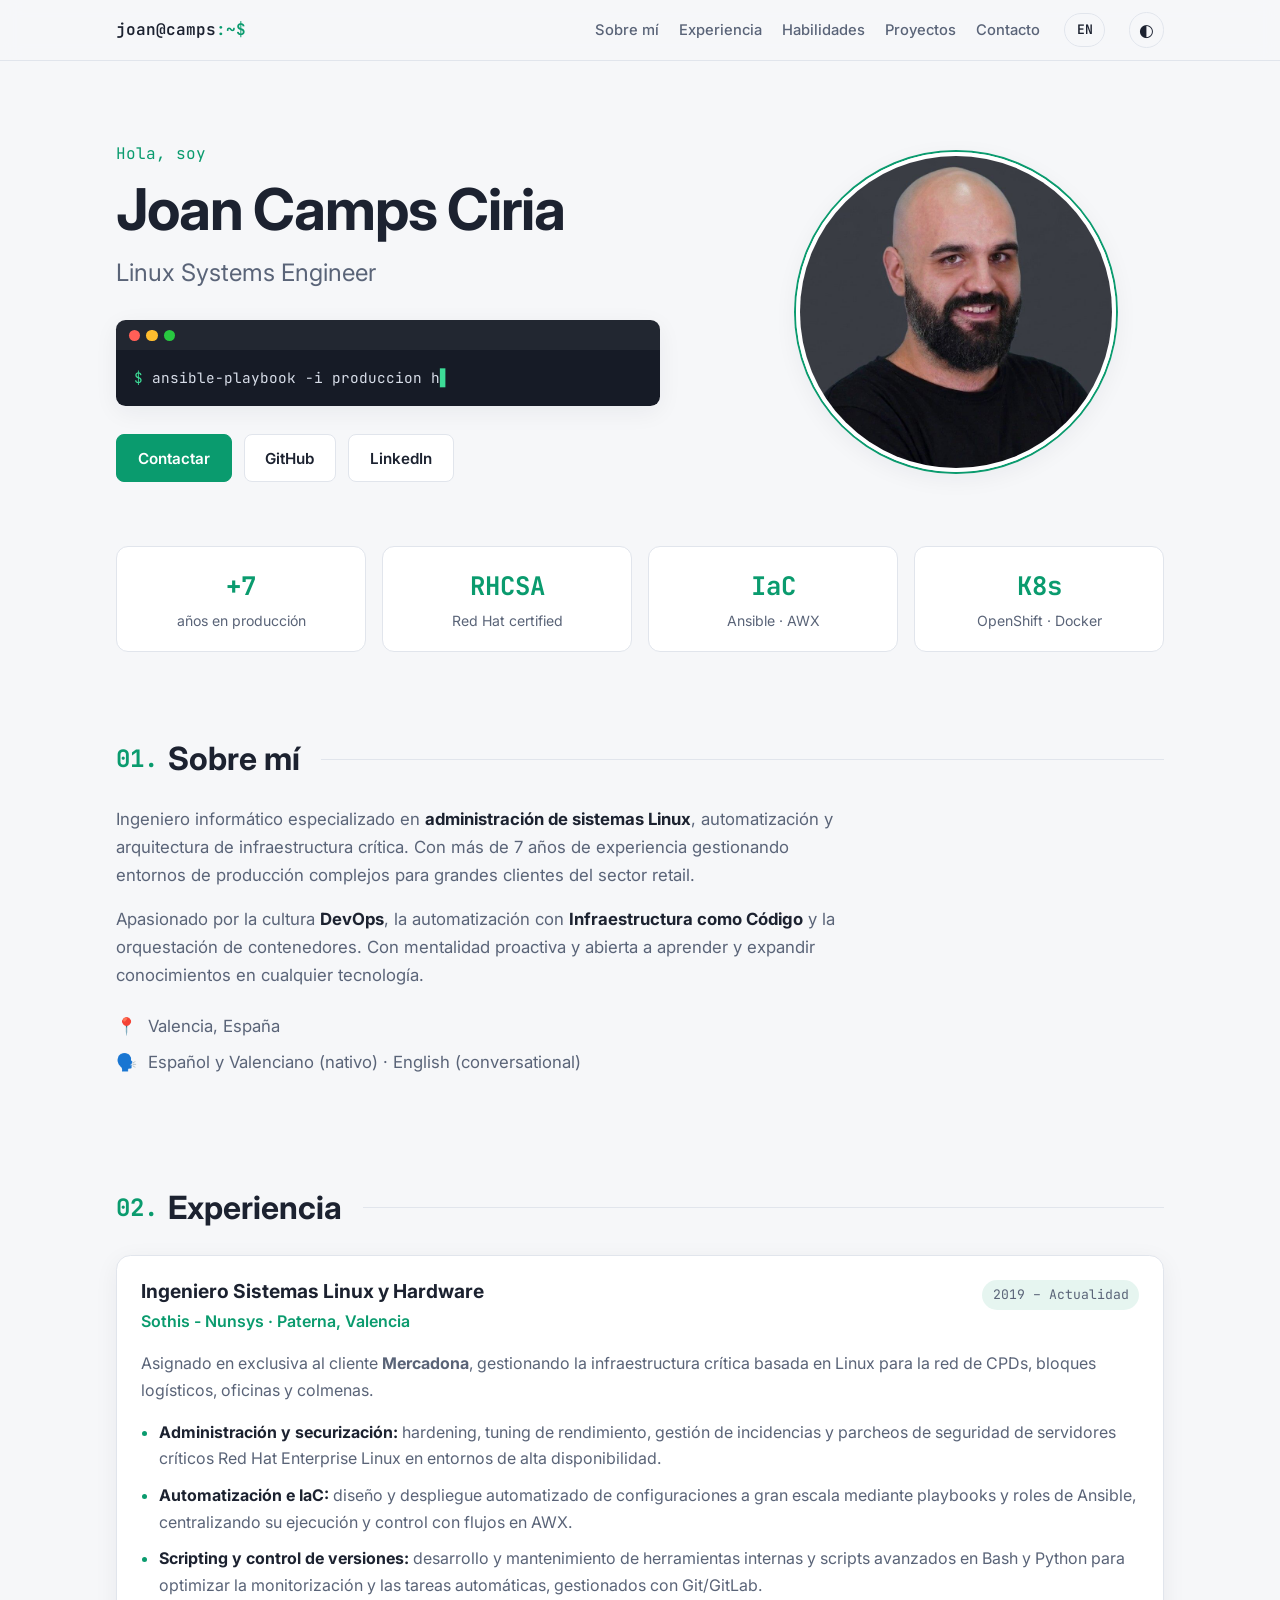
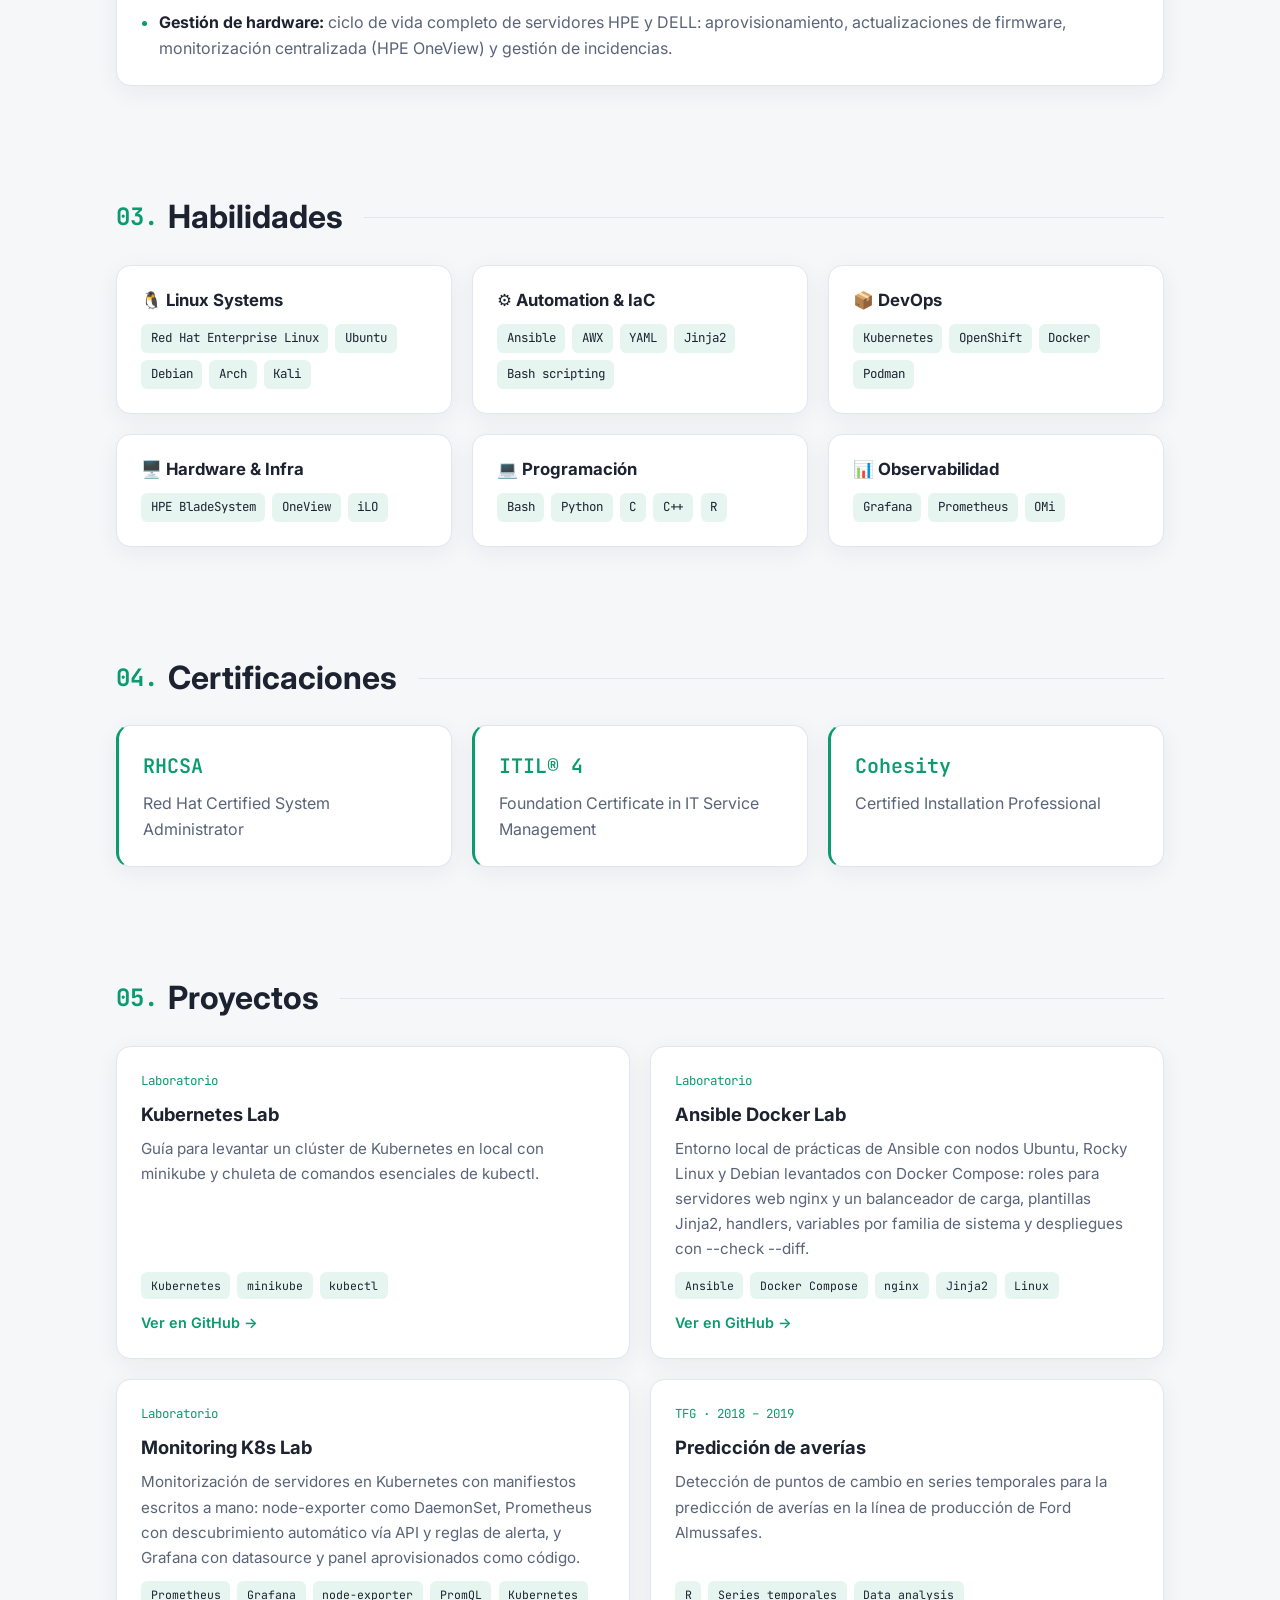
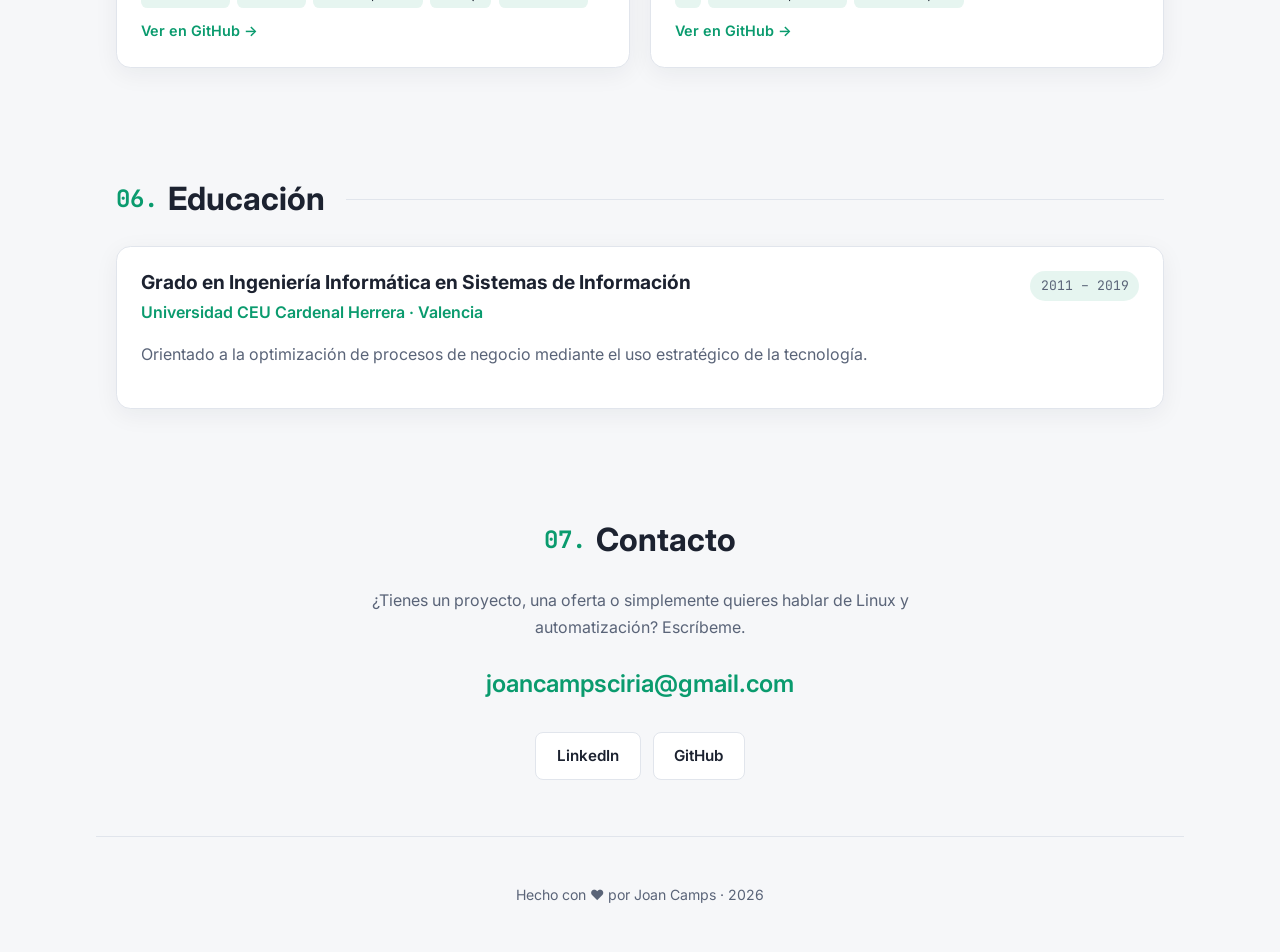
<file: index.html>
<!doctype html>
<html lang="es">
<head>
  <meta charset="utf-8">
  <meta name="viewport" content="width=device-width, initial-scale=1">
  <title>Joan Camps Ciria · Linux Systems Engineer</title>
  <meta name="description" content="Portfolio de Joan Camps Ciria, ingeniero de sistemas Linux especializado en automatización, IaC y contenedores.">
  <link rel="preconnect" href="https://fonts.googleapis.com">
  <link rel="preconnect" href="https://fonts.gstatic.com" crossorigin>
  <link href="https://fonts.googleapis.com/css2?family=Inter:wght@400;500;600;700&family=JetBrains+Mono:wght@400;600&display=swap" rel="stylesheet">
  <link rel="icon" href="favicon.svg" type="image/svg+xml">
  <link rel="alternate" hreflang="es" href="https://joan-camps-ciria.github.io/">
  <link rel="alternate" hreflang="en" href="https://joan-camps-ciria.github.io/en/">
  <link rel="stylesheet" href="style.css?v=3">
  <script>
    // Aplica el tema guardado antes de pintar, para evitar parpadeos
    try {
      const tema = localStorage.getItem("tema");
      if (tema) document.documentElement.dataset.theme = tema;
    } catch (e) {}
  </script>
</head>
<body>

<header class="nav">
  <div class="contenedor nav__fila">
    <a href="#inicio" class="nav__logo">joan@camps<span class="acento">:~$</span></a>
    <nav class="nav__enlaces" aria-label="Secciones">
      <a href="#sobre-mi">Sobre mí</a>
      <a href="#experiencia">Experiencia</a>
      <a href="#habilidades">Habilidades</a>
      <a href="#proyectos">Proyectos</a>
      <a href="#contacto">Contacto</a>
    </nav>
    <a class="nav__idioma" href="en/" hreflang="en" lang="en" title="English version">EN</a>
    <button class="nav__tema" id="boton-tema" type="button" aria-label="Cambiar tema claro/oscuro">◐</button>
  </div>
</header>

<main>

  <!-- INICIO -->
  <section id="inicio" class="hero contenedor">
    <div class="hero__texto">
      <p class="etiqueta">Hola, soy</p>
      <h1>Joan Camps Ciria</h1>
      <p class="hero__rol">Linux Systems Engineer</p>
      <div class="terminal" aria-label="Terminal decorativa">
        <div class="terminal__barra"><span></span><span></span><span></span></div>
        <pre class="terminal__cuerpo"><span class="prompt">$</span> <span id="escribiendo"></span><span class="cursor">▋</span></pre>
      </div>
      <div class="hero__botones">
        <a class="boton boton--principal" href="#contacto">Contactar</a>
        <a class="boton" href="https://github.com/joan-camps-ciria" target="_blank" rel="noopener">GitHub</a>
        <a class="boton" href="https://www.linkedin.com/in/joan-camps-ciria/" target="_blank" rel="noopener">LinkedIn</a>
      </div>
    </div>
    <div class="hero__foto">
      <img src="img/foto.jpg" alt="Foto de Joan Camps Ciria" width="320" height="320">
    </div>
  </section>

  <section class="cifras contenedor" aria-label="Datos destacados">
    <div class="cifra"><strong>+7</strong><span>años en producción</span></div>
    <div class="cifra"><strong>RHCSA</strong><span>Red Hat certified</span></div>
    <div class="cifra"><strong>IaC</strong><span>Ansible · AWX</span></div>
    <div class="cifra"><strong>K8s</strong><span>OpenShift · Docker</span></div>
  </section>

  <!-- SOBRE MÍ -->
  <section id="sobre-mi" class="seccion contenedor">
    <h2><span class="acento">01.</span> Sobre mí</h2>
    <div class="sobre">
      <p>Ingeniero informático especializado en <strong>administración de sistemas Linux</strong>, automatización y arquitectura de infraestructura crítica. Con más de 7 años de experiencia gestionando entornos de producción complejos para grandes clientes del sector retail.</p>
      <p>Apasionado por la cultura <strong>DevOps</strong>, la automatización con <strong>Infraestructura como Código</strong> y la orquestación de contenedores. Con mentalidad proactiva y abierta a aprender y expandir conocimientos en cualquier tecnología.</p>
      <ul class="datos">
        <li><span>📍</span> Valencia, España</li>
        <li><span>🗣️</span> Español y Valenciano (nativo) · English (conversational)</li>
      </ul>
    </div>
  </section>

  <!-- EXPERIENCIA -->
  <section id="experiencia" class="seccion contenedor">
    <h2><span class="acento">02.</span> Experiencia</h2>
    <article class="tarjeta experiencia">
      <header class="experiencia__cabecera">
        <div>
          <h3>Ingeniero Sistemas Linux y Hardware</h3>
          <p class="experiencia__empresa">Sothis - Nunsys · Paterna, Valencia</p>
        </div>
        <span class="fecha">2019 – Actualidad</span>
      </header>
      <p class="experiencia__resumen">Asignado en exclusiva al cliente <strong>Mercadona</strong>, gestionando la infraestructura crítica basada en Linux para la red de CPDs, bloques logísticos, oficinas y colmenas.</p>
      <ul class="logros">
        <li><strong>Administración y securización:</strong> hardening, tuning de rendimiento, gestión de incidencias y parcheos de seguridad de servidores críticos Red Hat Enterprise Linux en entornos de alta disponibilidad.</li>
        <li><strong>Automatización e IaC:</strong> diseño y despliegue automatizado de configuraciones a gran escala mediante playbooks y roles de Ansible, centralizando su ejecución y control con flujos en AWX.</li>
        <li><strong>Scripting y control de versiones:</strong> desarrollo y mantenimiento de herramientas internas y scripts avanzados en Bash y Python para optimizar la monitorización y las tareas automáticas, gestionados con Git/GitLab.</li>
        <li><strong>Gestión de hardware:</strong> ciclo de vida completo de servidores HPE y DELL: aprovisionamiento, actualizaciones de firmware, monitorización centralizada (HPE OneView) y gestión de incidencias.</li>
      </ul>
    </article>
  </section>

  <!-- HABILIDADES -->
  <section id="habilidades" class="seccion contenedor">
    <h2><span class="acento">03.</span> Habilidades</h2>
    <div class="rejilla rejilla--3">
      <div class="tarjeta habilidad">
        <h3>🐧 Linux Systems</h3>
        <ul class="chips"><li>Red Hat Enterprise Linux</li><li>Ubuntu</li><li>Debian</li><li>Arch</li><li>Kali</li></ul>
      </div>
      <div class="tarjeta habilidad">
        <h3>⚙️ Automation &amp; IaC</h3>
        <ul class="chips"><li>Ansible</li><li>AWX</li><li>YAML</li><li>Jinja2</li><li>Bash scripting</li></ul>
      </div>
      <div class="tarjeta habilidad">
        <h3>📦 DevOps</h3>
        <ul class="chips"><li>Kubernetes</li><li>OpenShift</li><li>Docker</li><li>Podman</li></ul>
      </div>
      <div class="tarjeta habilidad">
        <h3>🖥️ Hardware &amp; Infra</h3>
        <ul class="chips"><li>HPE BladeSystem</li><li>OneView</li><li>iLO</li></ul>
      </div>
      <div class="tarjeta habilidad">
        <h3>💻 Programación</h3>
        <ul class="chips"><li>Bash</li><li>Python</li><li>C</li><li>C++</li><li>R</li></ul>
      </div>
      <div class="tarjeta habilidad">
        <h3>📊 Observabilidad</h3>
        <ul class="chips"><li>Grafana</li><li>Prometheus</li><li>OMi</li></ul>
      </div>
    </div>
  </section>

  <!-- CERTIFICACIONES -->
  <section id="certificaciones" class="seccion contenedor">
    <h2><span class="acento">04.</span> Certificaciones</h2>
    <div class="rejilla rejilla--3">
      <div class="tarjeta certificado">
        <span class="certificado__sigla">RHCSA</span>
        <p>Red Hat Certified System Administrator</p>
      </div>
      <div class="tarjeta certificado">
        <span class="certificado__sigla">ITIL® 4</span>
        <p>Foundation Certificate in IT Service Management</p>
      </div>
      <div class="tarjeta certificado">
        <span class="certificado__sigla">Cohesity</span>
        <p>Certified Installation Professional</p>
      </div>
    </div>
  </section>

  <!-- PROYECTOS -->
  <section id="proyectos" class="seccion contenedor">
    <h2><span class="acento">05.</span> Proyectos</h2>
    <div class="rejilla rejilla--2">
      <a class="tarjeta proyecto" href="https://github.com/joan-camps-ciria/Proyectos-Laboratorio/tree/master/Kubernetes-Lab" target="_blank" rel="noopener">
        <span class="proyecto__tipo">Laboratorio</span>
        <h3>Kubernetes Lab</h3>
        <p>Guía para levantar un clúster de Kubernetes en local con minikube y chuleta de comandos esenciales de kubectl.</p>
        <ul class="chips chips--peque"><li>Kubernetes</li><li>minikube</li><li>kubectl</li></ul>
        <span class="proyecto__enlace">Ver en GitHub →</span>
      </a>
      <a class="tarjeta proyecto" href="https://github.com/joan-camps-ciria/Proyectos-Laboratorio/tree/master/Ansible-Docker-Lab" target="_blank" rel="noopener">
        <span class="proyecto__tipo">Laboratorio</span>
        <h3>Ansible Docker Lab</h3>
        <p>Entorno local de prácticas de Ansible con nodos Ubuntu, Rocky Linux y Debian levantados con Docker Compose: roles para servidores web nginx y un balanceador de carga, plantillas Jinja2, handlers, variables por familia de sistema y despliegues con --check --diff.</p>
        <ul class="chips chips--peque"><li>Ansible</li><li>Docker Compose</li><li>nginx</li><li>Jinja2</li><li>Linux</li></ul>
        <span class="proyecto__enlace">Ver en GitHub →</span>
      </a>
      <a class="tarjeta proyecto" href="https://github.com/joan-camps-ciria/Proyectos-Laboratorio/tree/master/Monitoring-K8s-Lab" target="_blank" rel="noopener">
        <span class="proyecto__tipo">Laboratorio</span>
        <h3>Monitoring K8s Lab</h3>
        <p>Monitorización de servidores en Kubernetes con manifiestos escritos a mano: node-exporter como DaemonSet, Prometheus con descubrimiento automático vía API y reglas de alerta, y Grafana con datasource y panel aprovisionados como código.</p>
        <ul class="chips chips--peque"><li>Prometheus</li><li>Grafana</li><li>node-exporter</li><li>PromQL</li><li>Kubernetes</li></ul>
        <span class="proyecto__enlace">Ver en GitHub →</span>
      </a>
      <a class="tarjeta proyecto" href="https://github.com/joan-camps-ciria/TFG" target="_blank" rel="noopener">
        <span class="proyecto__tipo">TFG · 2018 – 2019</span>
        <h3>Predicción de averías</h3>
        <p>Detección de puntos de cambio en series temporales para la predicción de averías en la línea de producción de Ford Almussafes.</p>
        <ul class="chips chips--peque"><li>R</li><li>Series temporales</li><li>Data analysis</li></ul>
        <span class="proyecto__enlace">Ver en GitHub →</span>
      </a>
    </div>
  </section>

  <!-- EDUCACIÓN -->
  <section id="educacion" class="seccion contenedor">
    <h2><span class="acento">06.</span> Educación</h2>
    <article class="tarjeta experiencia">
      <header class="experiencia__cabecera">
        <div>
          <h3>Grado en Ingeniería Informática en Sistemas de Información</h3>
          <p class="experiencia__empresa">Universidad CEU Cardenal Herrera · Valencia</p>
        </div>
        <span class="fecha">2011 – 2019</span>
      </header>
      <p class="experiencia__resumen">Orientado a la optimización de procesos de negocio mediante el uso estratégico de la tecnología.</p>
    </article>
  </section>

  <!-- CONTACTO -->
  <section id="contacto" class="seccion contenedor contacto">
    <h2><span class="acento">07.</span> Contacto</h2>
    <p>¿Tienes un proyecto, una oferta o simplemente quieres hablar de Linux y automatización? Escríbeme.</p>
    <p class="contacto__email"><a href="mailto:joancampsciria@gmail.com">joancampsciria@gmail.com</a></p>
    <div class="hero__botones contacto__botones">
      <a class="boton" href="https://www.linkedin.com/in/joan-camps-ciria/" target="_blank" rel="noopener">LinkedIn</a>
      <a class="boton" href="https://github.com/joan-camps-ciria" target="_blank" rel="noopener">GitHub</a>
    </div>
  </section>

</main>

<footer class="pie contenedor">
  <p>Hecho con ❤️ por Joan Camps · <span id="anio"></span></p>
</footer>

<script src="script.js?v=3"></script>
</body>
</html>
</file>
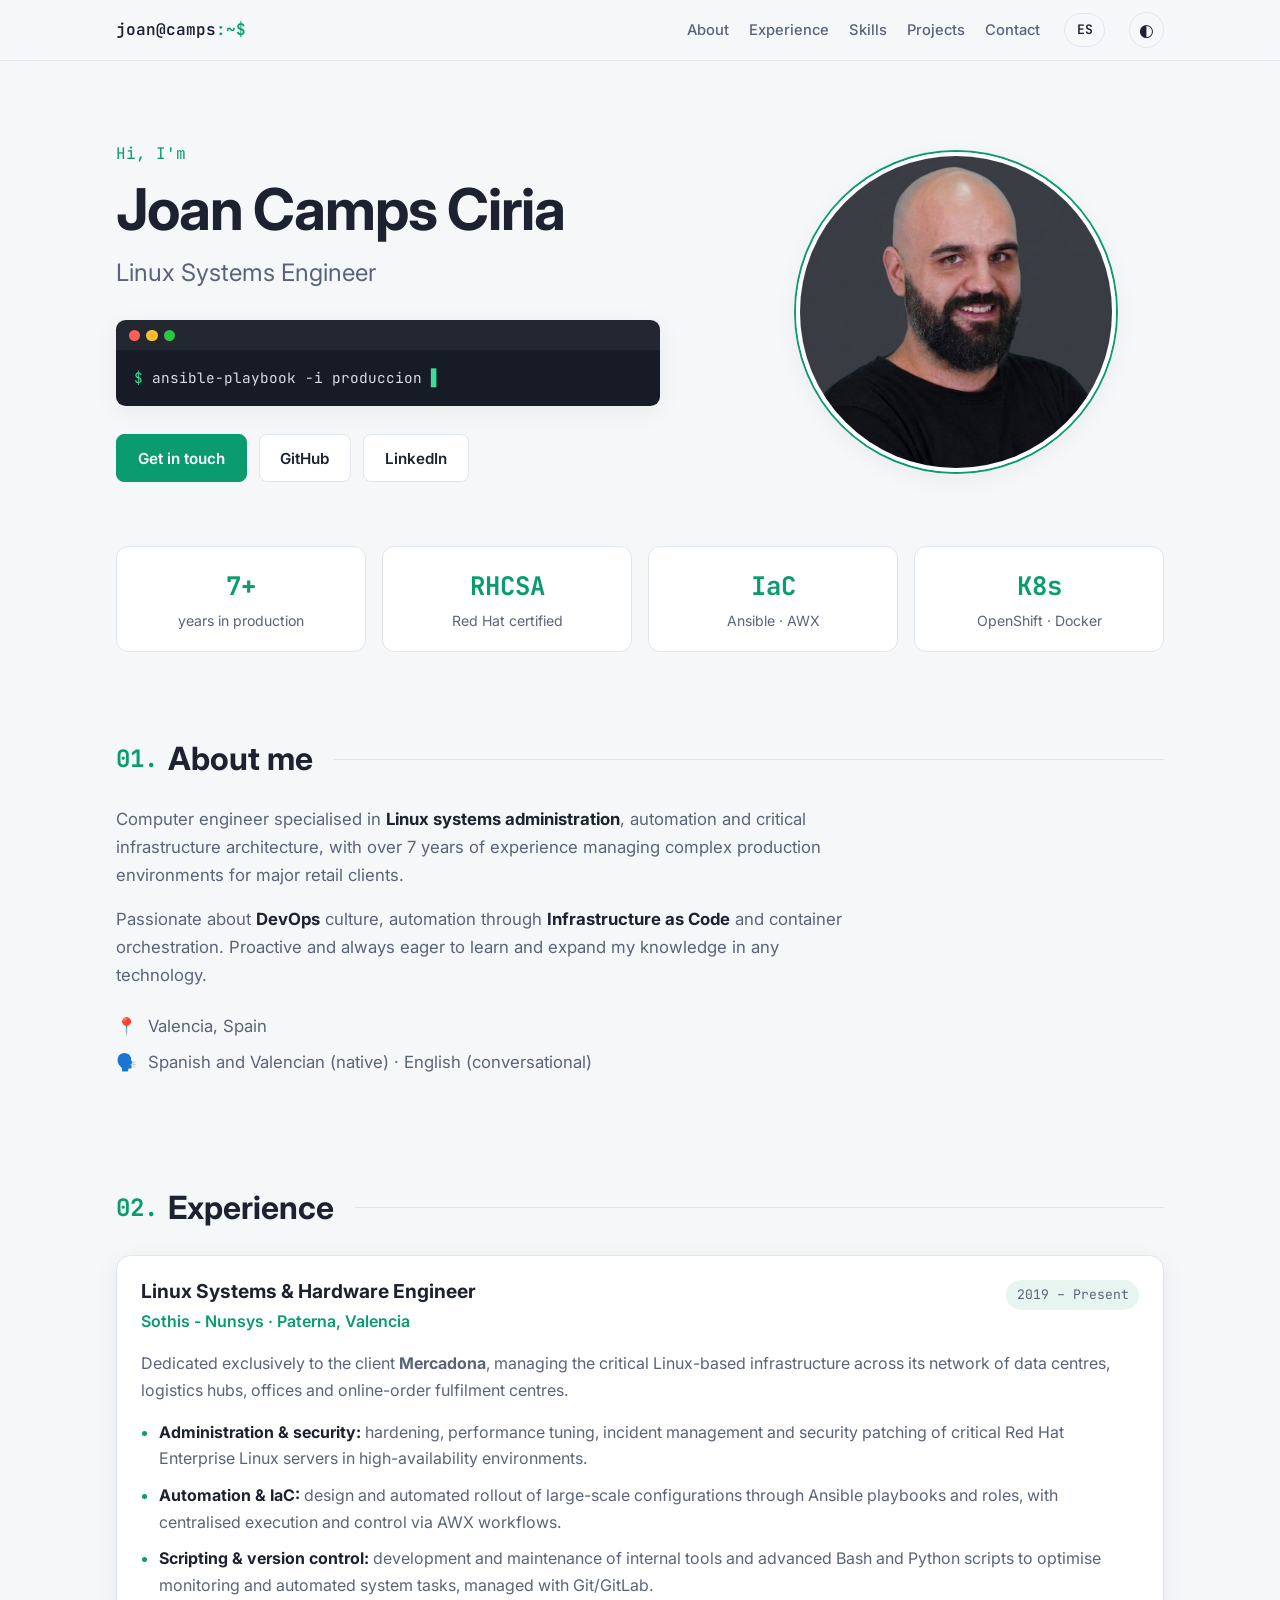
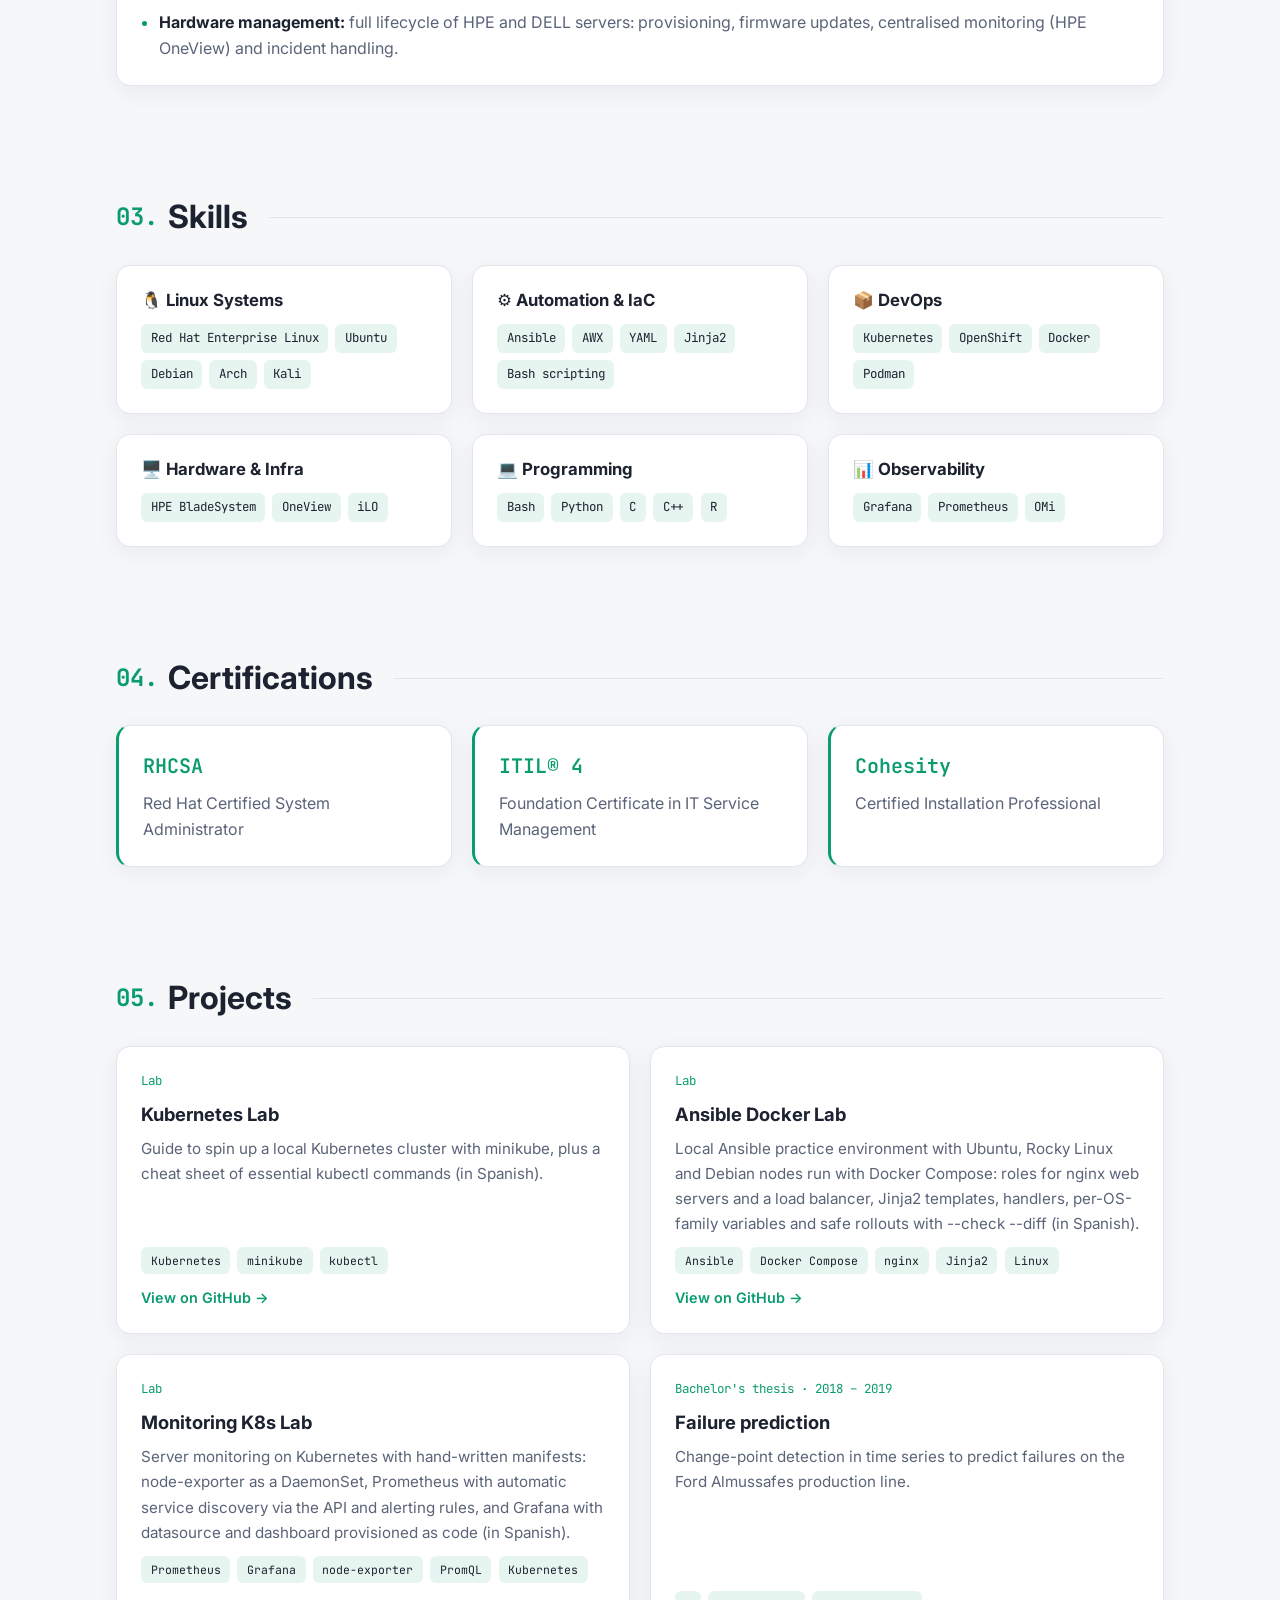
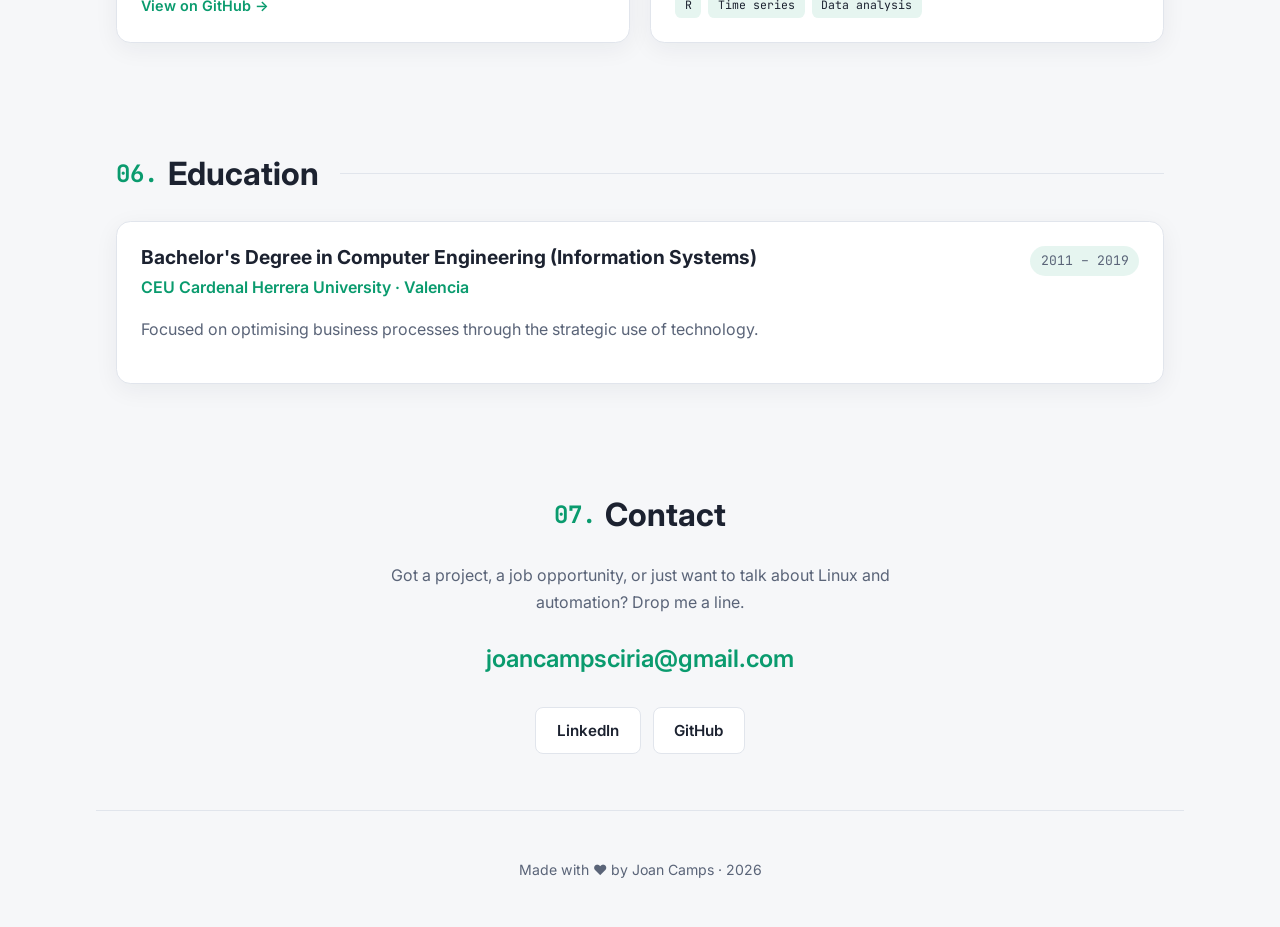
<file: en/index.html>
<!doctype html>
<html lang="en">
<head>
  <meta charset="utf-8">
  <meta name="viewport" content="width=device-width, initial-scale=1">
  <title>Joan Camps Ciria · Linux Systems Engineer</title>
  <meta name="description" content="Portfolio of Joan Camps Ciria, Linux Systems Engineer specialised in automation, IaC and containers.">
  <link rel="icon" href="../favicon.svg" type="image/svg+xml">
  <link rel="alternate" hreflang="es" href="https://joan-camps-ciria.github.io/">
  <link rel="alternate" hreflang="en" href="https://joan-camps-ciria.github.io/en/">
  <link rel="preconnect" href="https://fonts.googleapis.com">
  <link rel="preconnect" href="https://fonts.gstatic.com" crossorigin>
  <link href="https://fonts.googleapis.com/css2?family=Inter:wght@400;500;600;700&family=JetBrains+Mono:wght@400;600&display=swap" rel="stylesheet">
  <link rel="stylesheet" href="../style.css?v=3">
  <script>
    // Apply the saved theme before painting, to avoid flicker
    try {
      const tema = localStorage.getItem("tema");
      if (tema) document.documentElement.dataset.theme = tema;
    } catch (e) {}
  </script>
</head>
<body>

<header class="nav">
  <div class="contenedor nav__fila">
    <a href="#inicio" class="nav__logo">joan@camps<span class="acento">:~$</span></a>
    <nav class="nav__enlaces" aria-label="Sections">
      <a href="#sobre-mi">About</a>
      <a href="#experiencia">Experience</a>
      <a href="#habilidades">Skills</a>
      <a href="#proyectos">Projects</a>
      <a href="#contacto">Contact</a>
    </nav>
    <a class="nav__idioma" href="../" hreflang="es" lang="es" title="Versión en español">ES</a>
    <button class="nav__tema" id="boton-tema" type="button" aria-label="Toggle light/dark theme">◐</button>
  </div>
</header>

<main>

  <!-- HOME -->
  <section id="inicio" class="hero contenedor">
    <div class="hero__texto">
      <p class="etiqueta">Hi, I'm</p>
      <h1>Joan Camps Ciria</h1>
      <p class="hero__rol">Linux Systems Engineer</p>
      <div class="terminal" aria-label="Decorative terminal">
        <div class="terminal__barra"><span></span><span></span><span></span></div>
        <pre class="terminal__cuerpo"><span class="prompt">$</span> <span id="escribiendo"></span><span class="cursor">▋</span></pre>
      </div>
      <div class="hero__botones">
        <a class="boton boton--principal" href="#contacto">Get in touch</a>
        <a class="boton" href="https://github.com/joan-camps-ciria" target="_blank" rel="noopener">GitHub</a>
        <a class="boton" href="https://www.linkedin.com/in/joan-camps-ciria/" target="_blank" rel="noopener">LinkedIn</a>
      </div>
    </div>
    <div class="hero__foto">
      <img src="../img/foto.jpg" alt="Photo of Joan Camps Ciria" width="320" height="320">
    </div>
  </section>

  <section class="cifras contenedor" aria-label="Highlights">
    <div class="cifra"><strong>7+</strong><span>years in production</span></div>
    <div class="cifra"><strong>RHCSA</strong><span>Red Hat certified</span></div>
    <div class="cifra"><strong>IaC</strong><span>Ansible · AWX</span></div>
    <div class="cifra"><strong>K8s</strong><span>OpenShift · Docker</span></div>
  </section>

  <!-- ABOUT -->
  <section id="sobre-mi" class="seccion contenedor">
    <h2><span class="acento">01.</span> About me</h2>
    <div class="sobre">
      <p>Computer engineer specialised in <strong>Linux systems administration</strong>, automation and critical infrastructure architecture, with over 7 years of experience managing complex production environments for major retail clients.</p>
      <p>Passionate about <strong>DevOps</strong> culture, automation through <strong>Infrastructure as Code</strong> and container orchestration. Proactive and always eager to learn and expand my knowledge in any technology.</p>
      <ul class="datos">
        <li><span>📍</span> Valencia, Spain</li>
        <li><span>🗣️</span> Spanish and Valencian (native) · English (conversational)</li>
      </ul>
    </div>
  </section>

  <!-- EXPERIENCE -->
  <section id="experiencia" class="seccion contenedor">
    <h2><span class="acento">02.</span> Experience</h2>
    <article class="tarjeta experiencia">
      <header class="experiencia__cabecera">
        <div>
          <h3>Linux Systems &amp; Hardware Engineer</h3>
          <p class="experiencia__empresa">Sothis - Nunsys · Paterna, Valencia</p>
        </div>
        <span class="fecha">2019 – Present</span>
      </header>
      <p class="experiencia__resumen">Dedicated exclusively to the client <strong>Mercadona</strong>, managing the critical Linux-based infrastructure across its network of data centres, logistics hubs, offices and online-order fulfilment centres.</p>
      <ul class="logros">
        <li><strong>Administration &amp; security:</strong> hardening, performance tuning, incident management and security patching of critical Red Hat Enterprise Linux servers in high-availability environments.</li>
        <li><strong>Automation &amp; IaC:</strong> design and automated rollout of large-scale configurations through Ansible playbooks and roles, with centralised execution and control via AWX workflows.</li>
        <li><strong>Scripting &amp; version control:</strong> development and maintenance of internal tools and advanced Bash and Python scripts to optimise monitoring and automated system tasks, managed with Git/GitLab.</li>
        <li><strong>Hardware management:</strong> full lifecycle of HPE and DELL servers: provisioning, firmware updates, centralised monitoring (HPE OneView) and incident handling.</li>
      </ul>
    </article>
  </section>

  <!-- SKILLS -->
  <section id="habilidades" class="seccion contenedor">
    <h2><span class="acento">03.</span> Skills</h2>
    <div class="rejilla rejilla--3">
      <div class="tarjeta habilidad">
        <h3>🐧 Linux Systems</h3>
        <ul class="chips"><li>Red Hat Enterprise Linux</li><li>Ubuntu</li><li>Debian</li><li>Arch</li><li>Kali</li></ul>
      </div>
      <div class="tarjeta habilidad">
        <h3>⚙️ Automation &amp; IaC</h3>
        <ul class="chips"><li>Ansible</li><li>AWX</li><li>YAML</li><li>Jinja2</li><li>Bash scripting</li></ul>
      </div>
      <div class="tarjeta habilidad">
        <h3>📦 DevOps</h3>
        <ul class="chips"><li>Kubernetes</li><li>OpenShift</li><li>Docker</li><li>Podman</li></ul>
      </div>
      <div class="tarjeta habilidad">
        <h3>🖥️ Hardware &amp; Infra</h3>
        <ul class="chips"><li>HPE BladeSystem</li><li>OneView</li><li>iLO</li></ul>
      </div>
      <div class="tarjeta habilidad">
        <h3>💻 Programming</h3>
        <ul class="chips"><li>Bash</li><li>Python</li><li>C</li><li>C++</li><li>R</li></ul>
      </div>
      <div class="tarjeta habilidad">
        <h3>📊 Observability</h3>
        <ul class="chips"><li>Grafana</li><li>Prometheus</li><li>OMi</li></ul>
      </div>
    </div>
  </section>

  <!-- CERTIFICATIONS -->
  <section id="certificaciones" class="seccion contenedor">
    <h2><span class="acento">04.</span> Certifications</h2>
    <div class="rejilla rejilla--3">
      <div class="tarjeta certificado">
        <span class="certificado__sigla">RHCSA</span>
        <p>Red Hat Certified System Administrator</p>
      </div>
      <div class="tarjeta certificado">
        <span class="certificado__sigla">ITIL® 4</span>
        <p>Foundation Certificate in IT Service Management</p>
      </div>
      <div class="tarjeta certificado">
        <span class="certificado__sigla">Cohesity</span>
        <p>Certified Installation Professional</p>
      </div>
    </div>
  </section>

  <!-- PROJECTS -->
  <section id="proyectos" class="seccion contenedor">
    <h2><span class="acento">05.</span> Projects</h2>
    <div class="rejilla rejilla--2">
      <a class="tarjeta proyecto" href="https://github.com/joan-camps-ciria/Proyectos-Laboratorio/tree/master/Kubernetes-Lab" target="_blank" rel="noopener">
        <span class="proyecto__tipo">Lab</span>
        <h3>Kubernetes Lab</h3>
        <p>Guide to spin up a local Kubernetes cluster with minikube, plus a cheat sheet of essential kubectl commands (in Spanish).</p>
        <ul class="chips chips--peque"><li>Kubernetes</li><li>minikube</li><li>kubectl</li></ul>
        <span class="proyecto__enlace">View on GitHub →</span>
      </a>
      <a class="tarjeta proyecto" href="https://github.com/joan-camps-ciria/Proyectos-Laboratorio/tree/master/Ansible-Docker-Lab" target="_blank" rel="noopener">
        <span class="proyecto__tipo">Lab</span>
        <h3>Ansible Docker Lab</h3>
        <p>Local Ansible practice environment with Ubuntu, Rocky Linux and Debian nodes run with Docker Compose: roles for nginx web servers and a load balancer, Jinja2 templates, handlers, per-OS-family variables and safe rollouts with --check --diff (in Spanish).</p>
        <ul class="chips chips--peque"><li>Ansible</li><li>Docker Compose</li><li>nginx</li><li>Jinja2</li><li>Linux</li></ul>
        <span class="proyecto__enlace">View on GitHub →</span>
      </a>
      <a class="tarjeta proyecto" href="https://github.com/joan-camps-ciria/Proyectos-Laboratorio/tree/master/Monitoring-K8s-Lab" target="_blank" rel="noopener">
        <span class="proyecto__tipo">Lab</span>
        <h3>Monitoring K8s Lab</h3>
        <p>Server monitoring on Kubernetes with hand-written manifests: node-exporter as a DaemonSet, Prometheus with automatic service discovery via the API and alerting rules, and Grafana with datasource and dashboard provisioned as code (in Spanish).</p>
        <ul class="chips chips--peque"><li>Prometheus</li><li>Grafana</li><li>node-exporter</li><li>PromQL</li><li>Kubernetes</li></ul>
        <span class="proyecto__enlace">View on GitHub →</span>
      </a>
      <div class="tarjeta proyecto">
        <span class="proyecto__tipo">Bachelor's thesis · 2018 – 2019</span>
        <h3>Failure prediction</h3>
        <p>Change-point detection in time series to predict failures on the Ford Almussafes production line.</p>
        <ul class="chips chips--peque"><li>R</li><li>Time series</li><li>Data analysis</li></ul>
      </div>
    </div>
  </section>

  <!-- EDUCATION -->
  <section id="educacion" class="seccion contenedor">
    <h2><span class="acento">06.</span> Education</h2>
    <article class="tarjeta experiencia">
      <header class="experiencia__cabecera">
        <div>
          <h3>Bachelor's Degree in Computer Engineering (Information Systems)</h3>
          <p class="experiencia__empresa">CEU Cardenal Herrera University · Valencia</p>
        </div>
        <span class="fecha">2011 – 2019</span>
      </header>
      <p class="experiencia__resumen">Focused on optimising business processes through the strategic use of technology.</p>
    </article>
  </section>

  <!-- CONTACT -->
  <section id="contacto" class="seccion contenedor contacto">
    <h2><span class="acento">07.</span> Contact</h2>
    <p>Got a project, a job opportunity, or just want to talk about Linux and automation? Drop me a line.</p>
    <p class="contacto__email"><a href="mailto:joancampsciria@gmail.com">joancampsciria@gmail.com</a></p>
    <div class="hero__botones contacto__botones">
      <a class="boton" href="https://www.linkedin.com/in/joan-camps-ciria/" target="_blank" rel="noopener">LinkedIn</a>
      <a class="boton" href="https://github.com/joan-camps-ciria" target="_blank" rel="noopener">GitHub</a>
    </div>
  </section>

</main>

<footer class="pie contenedor">
  <p>Made with ❤️ by Joan Camps · <span id="anio"></span></p>
</footer>

<script src="../script.js?v=3"></script>
</body>
</html>
</file>
<file: style.css>
/* ===== Paleta: tema claro por defecto, oscuro por preferencia del sistema o botón ===== */
:root {
  --fondo: #f6f7f9;
  --fondo-alt: #ffffff;
  --texto: #1c2230;
  --texto-suave: #5a6478;
  --borde: #e1e5ec;
  --acento: #0a9b6e;
  --acento-suave: rgba(10, 155, 110, 0.1);
  --terminal: #161b26;
  --terminal-texto: #d7dde8;
  --sombra: 0 6px 24px rgba(20, 30, 50, 0.06);
  color-scheme: light;
}

@media (prefers-color-scheme: dark) {
  :root:not([data-theme="light"]) {
    --fondo: #0f131b;
    --fondo-alt: #161b26;
    --texto: #e6eaf2;
    --texto-suave: #9aa4b8;
    --borde: #262d3b;
    --acento: #3ddc97;
    --acento-suave: rgba(61, 220, 151, 0.12);
    --terminal: #0a0d13;
    --sombra: 0 6px 24px rgba(0, 0, 0, 0.3);
    color-scheme: dark;
  }
}

:root[data-theme="dark"] {
  --fondo: #0f131b;
  --fondo-alt: #161b26;
  --texto: #e6eaf2;
  --texto-suave: #9aa4b8;
  --borde: #262d3b;
  --acento: #3ddc97;
  --acento-suave: rgba(61, 220, 151, 0.12);
  --terminal: #0a0d13;
  --sombra: 0 6px 24px rgba(0, 0, 0, 0.3);
  color-scheme: dark;
}

/* ===== Base ===== */
*, *::before, *::after { box-sizing: border-box; }

html { scroll-behavior: smooth; scroll-padding-top: 4.5rem; }

body {
  margin: 0;
  font-family: "Inter", system-ui, -apple-system, "Segoe UI", Roboto, sans-serif;
  font-size: 1rem;
  line-height: 1.65;
  background: var(--fondo);
  color: var(--texto);
}

img { max-width: 100%; display: block; }

a { color: var(--acento); text-decoration: none; }
a:hover { text-decoration: underline; }

h1, h2, h3 { line-height: 1.2; margin: 0; }

.contenedor {
  width: 100%;
  max-width: 68rem;
  margin-inline: auto;
  padding-inline: 1.25rem;
}

.acento { color: var(--acento); }

/* ===== Navegación ===== */
.nav {
  position: sticky;
  top: 0;
  z-index: 10;
  background: color-mix(in srgb, var(--fondo) 85%, transparent);
  backdrop-filter: blur(10px);
  border-bottom: 1px solid var(--borde);
}

.nav__fila {
  display: flex;
  align-items: center;
  gap: 1.5rem;
  height: 3.75rem;
}

.nav__logo {
  font-family: "JetBrains Mono", ui-monospace, monospace;
  font-weight: 600;
  color: var(--texto);
  margin-right: auto;
}
.nav__logo:hover { text-decoration: none; }

.nav__enlaces { display: flex; gap: 1.25rem; }
.nav__enlaces a { color: var(--texto-suave); font-size: 0.92rem; font-weight: 500; }
.nav__enlaces a:hover { color: var(--acento); text-decoration: none; }

.nav__idioma {
  font-family: "JetBrains Mono", ui-monospace, monospace;
  font-size: 0.82rem;
  font-weight: 600;
  color: var(--texto);
  border: 1px solid var(--borde);
  border-radius: 999px;
  padding: 0.3rem 0.7rem;
}
.nav__idioma:hover { border-color: var(--acento); color: var(--acento); text-decoration: none; }

.nav__tema {
  background: none;
  border: 1px solid var(--borde);
  color: var(--texto);
  border-radius: 999px;
  width: 2.2rem;
  height: 2.2rem;
  font-size: 1.05rem;
  cursor: pointer;
}
.nav__tema:hover { border-color: var(--acento); color: var(--acento); }

/* ===== Hero ===== */
.hero {
  display: grid;
  grid-template-columns: 1.4fr 1fr;
  align-items: center;
  gap: 3rem;
  padding-block: 5rem 3rem;
}

.etiqueta {
  font-family: "JetBrains Mono", ui-monospace, monospace;
  color: var(--acento);
  margin: 0 0 0.5rem;
}

.hero h1 { font-size: clamp(2.3rem, 6vw, 3.6rem); font-weight: 700; letter-spacing: -0.02em; }

.hero__rol {
  font-size: clamp(1.15rem, 2.5vw, 1.5rem);
  color: var(--texto-suave);
  margin: 0.5rem 0 1.75rem;
}

.terminal {
  background: var(--terminal);
  border-radius: 0.6rem;
  overflow: hidden;
  box-shadow: var(--sombra);
  max-width: 34rem;
}
.terminal__barra { display: flex; gap: 0.4rem; padding: 0.6rem 0.8rem; background: rgba(255, 255, 255, 0.05); }
.terminal__barra span { width: 0.7rem; height: 0.7rem; border-radius: 50%; background: #ff5f57; }
.terminal__barra span:nth-child(2) { background: #febc2e; }
.terminal__barra span:nth-child(3) { background: #28c840; }
.terminal__cuerpo {
  margin: 0;
  padding: 1rem 1.1rem;
  font-family: "JetBrains Mono", ui-monospace, monospace;
  font-size: 0.9rem;
  color: var(--terminal-texto);
  white-space: pre-wrap;
  min-height: 3.4rem;
}
.prompt { color: #3ddc97; }
.cursor { color: #3ddc97; animation: parpadeo 1s steps(1) infinite; }
@keyframes parpadeo { 50% { opacity: 0; } }

.hero__botones { display: flex; flex-wrap: wrap; gap: 0.75rem; margin-top: 1.75rem; }

.boton {
  display: inline-block;
  padding: 0.65rem 1.3rem;
  border: 1px solid var(--borde);
  border-radius: 0.5rem;
  color: var(--texto);
  font-weight: 600;
  font-size: 0.95rem;
  background: var(--fondo-alt);
  transition: border-color 0.2s, transform 0.2s;
}
.boton:hover { border-color: var(--acento); text-decoration: none; transform: translateY(-2px); }
.boton--principal { background: var(--acento); border-color: var(--acento); color: #fff; }
:root[data-theme="dark"] .boton--principal { color: #0b1a13; }
@media (prefers-color-scheme: dark) { :root:not([data-theme="light"]) .boton--principal { color: #0b1a13; } }

.hero__foto { justify-self: center; position: relative; }
.hero__foto img {
  width: min(20rem, 70vw);
  height: auto;
  aspect-ratio: 1;
  object-fit: cover;
  border-radius: 50%;
  border: 4px solid var(--fondo-alt);
  box-shadow: 0 0 0 2px var(--acento), var(--sombra);
}

/* ===== Cifras ===== */
.cifras {
  display: grid;
  grid-template-columns: repeat(4, 1fr);
  gap: 1rem;
  padding-block: 1rem 2rem;
}
.cifra {
  background: var(--fondo-alt);
  border: 1px solid var(--borde);
  border-radius: 0.75rem;
  padding: 1.1rem;
  text-align: center;
}
.cifra strong { display: block; font-size: 1.6rem; color: var(--acento); font-family: "JetBrains Mono", ui-monospace, monospace; }
.cifra span { color: var(--texto-suave); font-size: 0.88rem; }

/* ===== Secciones ===== */
.seccion { padding-block: 3.5rem; }

.seccion h2 {
  font-size: clamp(1.5rem, 3.5vw, 2rem);
  margin-bottom: 1.75rem;
  display: flex;
  align-items: center;
  gap: 0.6rem;
}
.seccion h2 .acento { font-family: "JetBrains Mono", ui-monospace, monospace; font-size: 0.75em; }
.seccion h2::after { content: ""; flex: 1; height: 1px; background: var(--borde); margin-left: 0.75rem; }

.sobre { max-width: 46rem; color: var(--texto-suave); font-size: 1.05rem; }
.sobre strong { color: var(--texto); }

.datos { list-style: none; padding: 0; margin: 1.5rem 0 0; display: grid; gap: 0.5rem; }
.datos span { margin-right: 0.4rem; }

/* ===== Tarjetas ===== */
.tarjeta {
  background: var(--fondo-alt);
  border: 1px solid var(--borde);
  border-radius: 0.9rem;
  padding: 1.5rem;
  box-shadow: var(--sombra);
}

.rejilla { display: grid; gap: 1.25rem; }
.rejilla--3 { grid-template-columns: repeat(3, 1fr); }
.rejilla--2 { grid-template-columns: repeat(2, 1fr); }

.experiencia__cabecera {
  display: flex;
  justify-content: space-between;
  align-items: flex-start;
  flex-wrap: wrap;
  gap: 0.5rem 1rem;
  margin-bottom: 1rem;
}
.experiencia h3 { font-size: 1.2rem; }
.experiencia__empresa { margin: 0.3rem 0 0; color: var(--acento); font-weight: 600; }
.experiencia__resumen { color: var(--texto-suave); margin: 0 0 1rem; }

.fecha {
  font-family: "JetBrains Mono", ui-monospace, monospace;
  font-size: 0.82rem;
  color: var(--texto-suave);
  background: var(--acento-suave);
  padding: 0.25rem 0.65rem;
  border-radius: 999px;
  white-space: nowrap;
}

.logros { margin: 0; padding-left: 1.1rem; display: grid; gap: 0.65rem; color: var(--texto-suave); }
.logros strong { color: var(--texto); }
.logros li::marker { color: var(--acento); }

.habilidad h3 { font-size: 1.05rem; margin-bottom: 0.9rem; }

.chips { list-style: none; padding: 0; margin: 0; display: flex; flex-wrap: wrap; gap: 0.45rem; }
.chips li {
  font-family: "JetBrains Mono", ui-monospace, monospace;
  font-size: 0.78rem;
  padding: 0.25rem 0.6rem;
  border-radius: 0.4rem;
  background: var(--acento-suave);
  color: var(--texto);
}
.chips--peque li { font-size: 0.72rem; }

.certificado { border-left: 3px solid var(--acento); }
.certificado__sigla { font-family: "JetBrains Mono", ui-monospace, monospace; font-weight: 600; font-size: 1.25rem; color: var(--acento); }
.certificado p { margin: 0.4rem 0 0; color: var(--texto-suave); }

.proyecto { display: flex; flex-direction: column; gap: 0.7rem; color: var(--texto); transition: border-color 0.2s, transform 0.2s; }
a.proyecto:hover { border-color: var(--acento); transform: translateY(-3px); text-decoration: none; }
.proyecto__tipo { font-family: "JetBrains Mono", ui-monospace, monospace; font-size: 0.78rem; color: var(--acento); }
.proyecto h3 { font-size: 1.15rem; }
.proyecto p { margin: 0; color: var(--texto-suave); font-size: 0.95rem; flex: 1; }
.proyecto__enlace { font-weight: 600; font-size: 0.9rem; color: var(--acento); }

/* ===== Contacto y pie ===== */
.contacto { text-align: center; }
.contacto h2 { justify-content: center; }
.contacto h2::after { display: none; }
.contacto > p { color: var(--texto-suave); max-width: 36rem; margin-inline: auto; }
.contacto__email { font-size: clamp(1.1rem, 3vw, 1.5rem); font-weight: 600; word-break: break-all; }
.contacto__botones { justify-content: center; }

.pie { text-align: center; color: var(--texto-suave); font-size: 0.88rem; padding-block: 2rem; border-top: 1px solid var(--borde); }

/* ===== Animación al hacer scroll ===== */
.oculto { opacity: 0; transform: translateY(16px); transition: opacity 0.6s ease, transform 0.6s ease; }
.visible { opacity: 1; transform: none; }

@media (prefers-reduced-motion: reduce) {
  html { scroll-behavior: auto; }
  .oculto { opacity: 1; transform: none; transition: none; }
  .cursor { animation: none; }
}

/* ===== Responsive ===== */
@media (max-width: 860px) {
  .hero { grid-template-columns: 1fr; padding-block: 3rem 2rem; gap: 2rem; }
  .hero__foto { grid-row: 1; }
  .hero__foto img { width: min(12rem, 55vw); }
  .rejilla--3 { grid-template-columns: repeat(2, 1fr); }
  .cifras { grid-template-columns: repeat(2, 1fr); }
  .nav__enlaces { display: none; }
}

@media (max-width: 560px) {
  .rejilla--3, .rejilla--2 { grid-template-columns: 1fr; }
}
</file>
